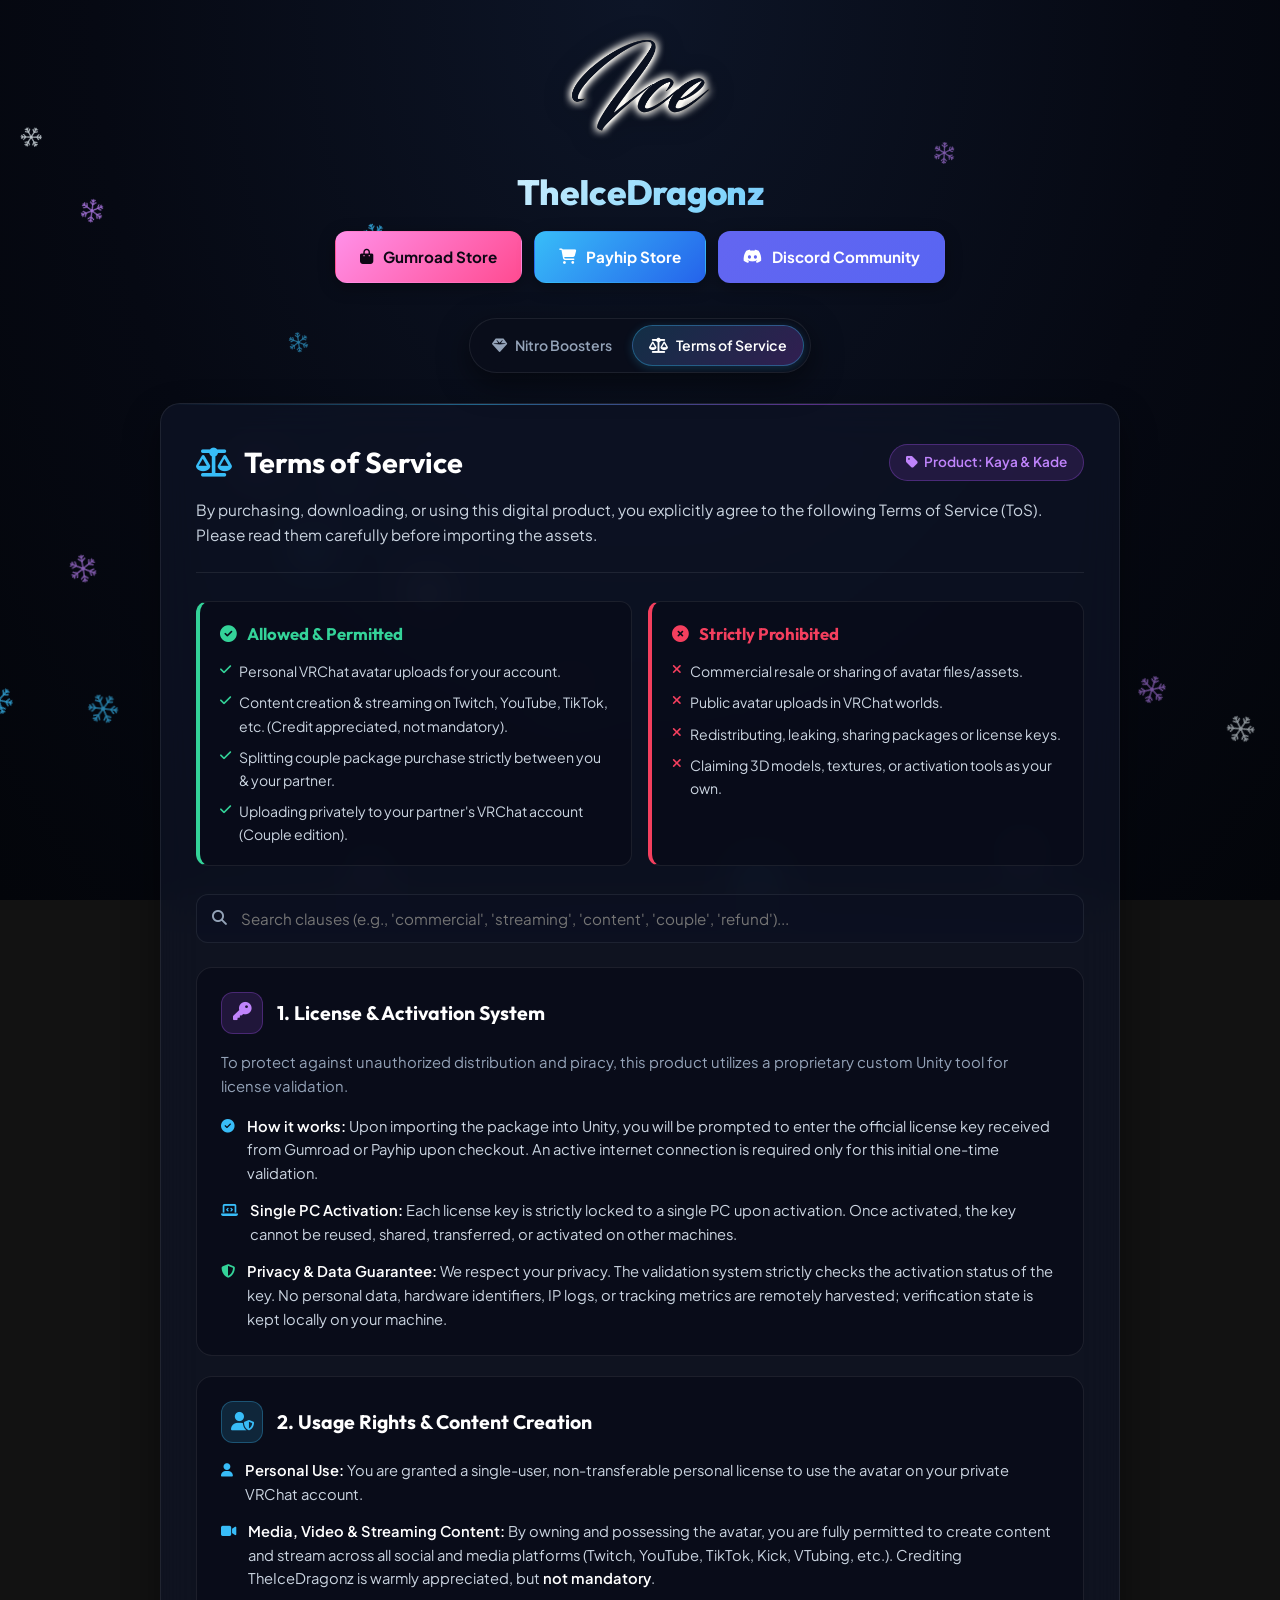
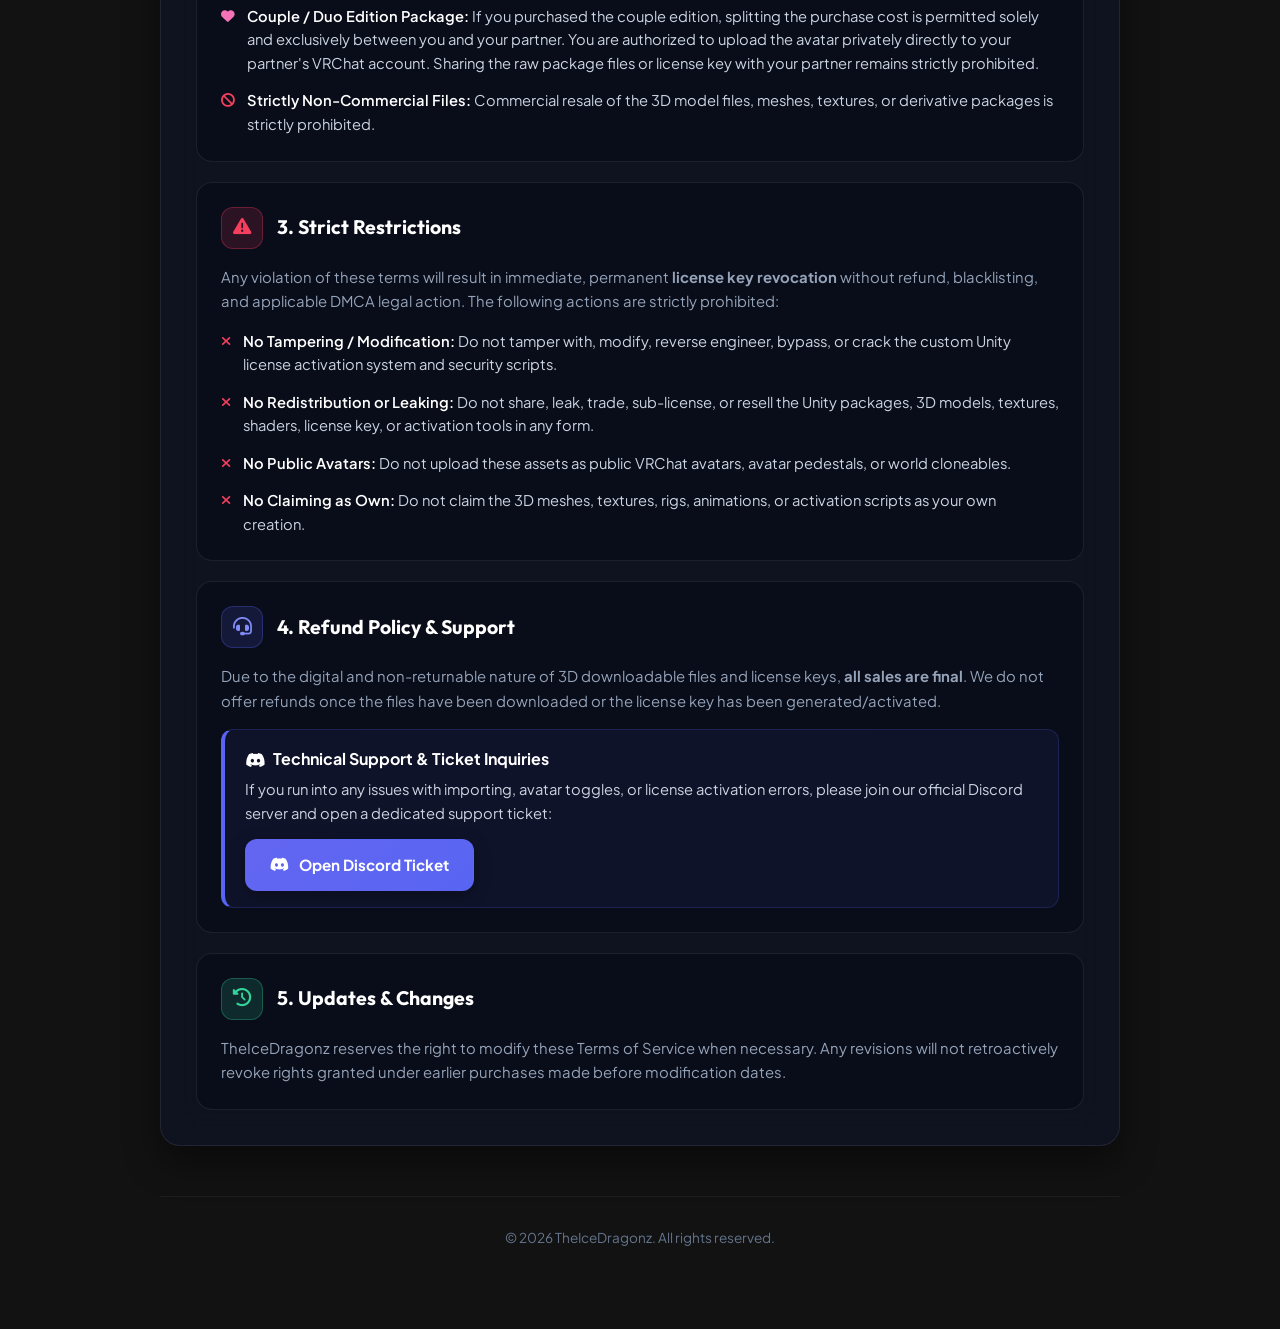
<file: tos/index.html>
<!DOCTYPE html>
<html lang="en">
<head>
    <meta charset="UTF-8">
    <meta name="viewport" content="width=device-width, initial-scale=1.0">
    <title>TheIceDragonz | Terms of Service</title>
    
    <!-- SEO & Metadata -->
    <meta name="description" content="Official Terms of Service for TheIceDragonz - VRChat 3D avatars, custom Unity activation tools, Discord community and digital assets.">
    <meta name="keywords" content="TheIceDragonz, Terms of Service, ToS, VRChat Avatars, Kaya and Kade, Unity Tool, 3D Assets">
    <meta name="author" content="TheIceDragonz">
    <meta name="theme-color" content="#06080e">
    <link rel="icon" type="image/png" href="../Ice.png">

    <!-- Open Graph / Social Cards -->
    <meta property="og:type" content="website">
    <meta property="og:title" content="TheIceDragonz | Terms of Service">
    <meta property="og:description" content="Official license terms, usage policies, and streaming permissions for TheIceDragonz products.">
    <meta property="og:image" content="../Ice.png">
    <meta property="og:url" content="https://theicedragonz.github.io/tos/">

    <!-- Twitter Card -->
    <meta name="twitter:card" content="summary_large_image">
    <meta name="twitter:title" content="TheIceDragonz | Terms of Service">
    <meta name="twitter:description" content="Official Terms of Service for TheIceDragonz creations.">
    <meta name="twitter:image" content="../Ice.png">

    <!-- Google Fonts -->
    <link rel="preconnect" href="https://fonts.googleapis.com">
    <link rel="preconnect" href="https://fonts.gstatic.com" crossorigin>
    <link href="https://fonts.googleapis.com/css2?family=Outfit:wght@500;600;700;800&family=Plus+Jakarta+Sans:wght@300;400;500;600;700;800&display=swap" rel="stylesheet">
    
    <!-- Font Awesome Icons -->
    <link rel="stylesheet" href="https://cdnjs.cloudflare.com/ajax/libs/font-awesome/6.5.1/css/all.min.css">
    
    <!-- Custom Style System -->
    <link rel="stylesheet" href="../css/style.css">
</head>
<body>

    <div class="wrapper">
        
        <!-- Brand Profile & Hero Header -->
        <header class="brand-header">
            <div class="logo-container">
                <a href="../">
                    <img src="../Ice.png" onerror="this.onerror=null; this.src='https://raw.githubusercontent.com/TheIceDragonz/theicedragonz.github.io/main/Ice.png'" alt="TheIceDragonz Logo" class="brand-logo">
                </a>
            </div>
            
            <h1 class="brand-title">TheIceDragonz</h1>

            <!-- Official Store & Community Actions -->
            <div class="store-links">
                <a href="https://theicedragonz.gumroad.com/" class="btn-main btn-gumroad" target="_blank" rel="noopener noreferrer">
                    <i class="fa-solid fa-bag-shopping"></i> Gumroad Store
                </a>
                <a href="https://payhip.com/TheIceDragonz" class="btn-main btn-payhip" target="_blank" rel="noopener noreferrer">
                    <i class="fa-solid fa-cart-shopping"></i> Payhip Store
                </a>
                <a href="https://discord.com/invite/yf8vG5Ddcb" class="btn-main btn-discord" target="_blank" rel="noopener noreferrer">
                    <i class="fa-brands fa-discord"></i> Discord Community
                </a>
            </div>
        </header>

        <!-- Multi-page Navigation Bar -->
        <nav class="nav-tabs-container" aria-label="Main Navigation">
            <div class="nav-tabs">
                <a href="../" class="nav-tab-btn" style="text-decoration: none;">
                    <i class="fa-solid fa-gem"></i> Nitro Boosters
                </a>
                <a href="./" class="nav-tab-btn active" style="text-decoration: none;">
                    <i class="fa-solid fa-scale-balanced"></i> Terms of Service
                </a>
            </div>
        </nav>

        <!-- ================================================================
             SECTION 1: TERMS OF SERVICE (ToS)
             ================================================================ -->
        <main id="tos" class="content-section active">
            <div class="glass-card">
                
                <div class="card-hero-banner">
                    <div class="card-header-top">
                        <h2 class="section-main-title">
                            <i class="fa-solid fa-scale-balanced"></i> Terms of Service
                        </h2>
                        <span class="product-pill-badge">
                            <i class="fa-solid fa-tag"></i> Product: Kaya &amp; Kade
                        </span>
                    </div>
                    <p class="card-intro-desc">
                        By purchasing, downloading, or using this digital product, you explicitly agree to the following Terms of Service (ToS). Please read them carefully before importing the assets.
                    </p>
                </div>

                <!-- Quick Rules Summary Matrix -->
                <div class="tos-summary-matrix">
                    <div class="matrix-card allowed">
                        <div class="matrix-header">
                            <i class="fa-solid fa-circle-check"></i> Allowed &amp; Permitted
                        </div>
                        <ul class="matrix-list">
                            <li><i class="fa-solid fa-check"></i> Personal VRChat avatar uploads for your account.</li>
                            <li><i class="fa-solid fa-check"></i> Content creation &amp; streaming on Twitch, YouTube, TikTok, etc. (Credit appreciated, not mandatory).</li>
                            <li><i class="fa-solid fa-check"></i> Splitting couple package purchase strictly between you &amp; your partner.</li>
                            <li><i class="fa-solid fa-check"></i> Uploading privately to your partner's VRChat account (Couple edition).</li>
                        </ul>
                    </div>

                    <div class="matrix-card prohibited">
                        <div class="matrix-header">
                            <i class="fa-solid fa-circle-xmark"></i> Strictly Prohibited
                        </div>
                        <ul class="matrix-list">
                            <li><i class="fa-solid fa-xmark"></i> Commercial resale or sharing of avatar files/assets.</li>
                            <li><i class="fa-solid fa-xmark"></i> Public avatar uploads in VRChat worlds.</li>
                            <li><i class="fa-solid fa-xmark"></i> Redistributing, leaking, sharing packages or license keys.</li>
                            <li><i class="fa-solid fa-xmark"></i> Claiming 3D models, textures, or activation tools as your own.</li>
                        </ul>
                    </div>
                </div>

                <!-- Interactive Search Bar -->
                <div class="tos-search-box">
                    <i class="fa-solid fa-magnifying-glass tos-search-icon"></i>
                    <input type="text" id="tos-search" class="tos-search-input" placeholder="Search clauses (e.g., 'commercial', 'streaming', 'content', 'couple', 'refund')...">
                    <button id="tos-search-clear" class="tos-search-clear" title="Clear Search"><i class="fa-solid fa-xmark"></i></button>
                </div>

                <!-- Detailed Clauses Body -->
                <div id="tos-content-body">
                    
                    <!-- Clause 1: License & Activation System -->
                    <section class="tos-clause" id="tos-activation">
                        <div class="clause-header">
                            <div class="clause-title-wrap">
                                <div class="clause-icon purple">
                                    <i class="fa-solid fa-key"></i>
                                </div>
                                <h3 class="clause-title">1. License &amp; Activation System</h3>
                            </div>
                        </div>
                        <p class="clause-intro">
                            To protect against unauthorized distribution and piracy, this product utilizes a proprietary custom Unity tool for license validation.
                        </p>
                        <ul class="clause-list">
                            <li class="clause-item">
                                <i class="fa-solid fa-circle-check clause-item-icon check"></i>
                                <div>
                                    <strong>How it works:</strong> Upon importing the package into Unity, you will be prompted to enter the official license key received from Gumroad or Payhip upon checkout. An active internet connection is required only for this initial one-time validation.
                                </div>
                            </li>
                            <li class="clause-item">
                                <i class="fa-solid fa-laptop-code clause-item-icon check"></i>
                                <div>
                                    <strong>Single PC Activation:</strong> Each license key is strictly locked to a single PC upon activation. Once activated, the key cannot be reused, shared, transferred, or activated on other machines.
                                </div>
                            </li>
                            <li class="clause-item">
                                <i class="fa-solid fa-shield-halved clause-item-icon shield"></i>
                                <div>
                                    <strong>Privacy &amp; Data Guarantee:</strong> We respect your privacy. The validation system strictly checks the activation status of the key. No personal data, hardware identifiers, IP logs, or tracking metrics are remotely harvested; verification state is kept locally on your machine.
                                </div>
                            </li>
                        </ul>
                    </section>

                    <!-- Clause 2: Usage Rights -->
                    <section class="tos-clause" id="tos-usage">
                        <div class="clause-header">
                            <div class="clause-title-wrap">
                                <div class="clause-icon blue">
                                    <i class="fa-solid fa-user-shield"></i>
                                </div>
                                <h3 class="clause-title">2. Usage Rights &amp; Content Creation</h3>
                            </div>
                        </div>
                        <ul class="clause-list">
                            <li class="clause-item">
                                <i class="fa-solid fa-user clause-item-icon check"></i>
                                <div>
                                    <strong>Personal Use:</strong> You are granted a single-user, non-transferable personal license to use the avatar on your private VRChat account.
                                </div>
                            </li>
                            <li class="clause-item">
                                <i class="fa-solid fa-video clause-item-icon check"></i>
                                <div>
                                    <strong>Media, Video &amp; Streaming Content:</strong> By owning and possessing the avatar, you are fully permitted to create content and stream across all social and media platforms (Twitch, YouTube, TikTok, Kick, VTubing, etc.). Crediting TheIceDragonz is warmly appreciated, but <strong>not mandatory</strong>.
                                </div>
                            </li>
                            <li class="clause-item">
                                <i class="fa-solid fa-heart clause-item-icon heart"></i>
                                <div>
                                    <strong>Couple / Duo Edition Package:</strong> If you purchased the couple edition, splitting the purchase cost is permitted solely and exclusively between you and your partner. You are authorized to upload the avatar privately directly to your partner's VRChat account. Sharing the raw package files or license key with your partner remains strictly prohibited.
                                </div>
                            </li>
                            <li class="clause-item">
                                <i class="fa-solid fa-ban clause-item-icon xmark"></i>
                                <div>
                                    <strong>Strictly Non-Commercial Files:</strong> Commercial resale of the 3D model files, meshes, textures, or derivative packages is strictly prohibited.
                                </div>
                            </li>
                        </ul>
                    </section>

                    <!-- Clause 3: Restrictions -->
                    <section class="tos-clause" id="tos-restrictions">
                        <div class="clause-header">
                            <div class="clause-title-wrap">
                                <div class="clause-icon red">
                                    <i class="fa-solid fa-triangle-exclamation"></i>
                                </div>
                                <h3 class="clause-title">3. Strict Restrictions</h3>
                            </div>
                        </div>
                        <p class="clause-intro">Any violation of these terms will result in immediate, permanent <strong>license key revocation</strong> without refund, blacklisting, and applicable DMCA legal action. The following actions are strictly prohibited:</p>
                        <ul class="clause-list">
                            <li class="clause-item">
                                <i class="fa-solid fa-xmark clause-item-icon xmark"></i>
                                <div>
                                    <strong>No Tampering / Modification:</strong> Do not tamper with, modify, reverse engineer, bypass, or crack the custom Unity license activation system and security scripts.
                                </div>
                            </li>
                            <li class="clause-item">
                                <i class="fa-solid fa-xmark clause-item-icon xmark"></i>
                                <div>
                                    <strong>No Redistribution or Leaking:</strong> Do not share, leak, trade, sub-license, or resell the Unity packages, 3D models, textures, shaders, license key, or activation tools in any form.
                                </div>
                            </li>
                            <li class="clause-item">
                                <i class="fa-solid fa-xmark clause-item-icon xmark"></i>
                                <div>
                                    <strong>No Public Avatars:</strong> Do not upload these assets as public VRChat avatars, avatar pedestals, or world cloneables.
                                </div>
                            </li>
                            <li class="clause-item">
                                <i class="fa-solid fa-xmark clause-item-icon xmark"></i>
                                <div>
                                    <strong>No Claiming as Own:</strong> Do not claim the 3D meshes, textures, rigs, animations, or activation scripts as your own creation.
                                </div>
                            </li>
                        </ul>
                    </section>

                    <!-- Clause 4: Refund Policy & Support -->
                    <section class="tos-clause" id="tos-refund">
                        <div class="clause-header">
                            <div class="clause-title-wrap">
                                <div class="clause-icon discord">
                                    <i class="fa-solid fa-headset"></i>
                                </div>
                                <h3 class="clause-title">4. Refund Policy &amp; Support</h3>
                            </div>
                        </div>
                        <p class="clause-intro">
                            Due to the digital and non-returnable nature of 3D downloadable files and license keys, <strong>all sales are final</strong>. We do not offer refunds once the files have been downloaded or the license key has been generated/activated.
                        </p>
                        
                        <div class="callout-box callout-support">
                            <div class="callout-support-content">
                                <h4><i class="fa-brands fa-discord"></i> Technical Support &amp; Ticket Inquiries</h4>
                                <p style="color: var(--text-secondary);">
                                    If you run into any issues with importing, avatar toggles, or license activation errors, please join our official Discord server and open a dedicated support ticket:
                                </p>
                            </div>
                            <div class="callout-support-actions">
                                <a href="https://discord.com/invite/yf8vG5Ddcb" class="btn-main btn-discord" target="_blank" rel="noopener noreferrer">
                                    <i class="fa-brands fa-discord"></i> Open Discord Ticket
                                </a>
                            </div>
                        </div>
                    </section>

                    <!-- Clause 5: Updates & Changes -->
                    <section class="tos-clause" id="tos-updates" style="margin-bottom: 0;">
                        <div class="clause-header">
                            <div class="clause-title-wrap">
                                <div class="clause-icon green">
                                    <i class="fa-solid fa-clock-rotate-left"></i>
                                </div>
                                <h3 class="clause-title">5. Updates &amp; Changes</h3>
                            </div>
                        </div>
                        <p class="clause-intro" style="margin-bottom: 0;">
                            TheIceDragonz reserves the right to modify these Terms of Service when necessary. Any revisions will not retroactively revoke rights granted under earlier purchases made before modification dates.
                        </p>
                    </section>

                </div>

                <!-- No Search Results Found State -->
                <div id="tos-no-results" style="display: none; text-align: center; padding: 40px 20px; color: var(--text-muted);">
                    <i class="fa-solid fa-magnifying-glass" style="font-size: 2rem; margin-bottom: 12px; color: var(--primary);"></i>
                    <p style="font-size: 1.1rem; color: #ffffff;">No matching clauses found</p>
                    <p style="font-size: 0.9rem;">Try searching for terms like "commercial", "couple", "refund", or "license".</p>
                </div>

            </div>
        </main>

        <!-- Footer -->
        <footer>
            <p>&copy; 2026 TheIceDragonz. All rights reserved.</p>
        </footer>

    </div>

    <!-- Floating Particle Catch Counter (Bottom Right) -->
    <div id="particle-counter-widget" class="particle-counter-widget" title="Particles caught!">
        <div class="counter-icon-wrap">
            <img src="../CustomCursor/pusheen-the-cat-eating-rice-animated-pointer-32x32.png" alt="Pusheen" class="counter-cat-icon">
        </div>
        <div class="counter-data">
            <span class="counter-number" id="particle-caught-count">0</span>
            <span class="counter-label">Caught</span>
        </div>
    </div>

    <!-- Floating Back to Top Button -->
    <button id="back-to-top" class="back-to-top-btn" title="Back to Top" aria-label="Back to Top">
        <i class="fa-solid fa-chevron-up"></i>
    </button>

    <!-- Toast Notification Container -->
    <div id="toast-container"></div>

    <!-- Application Scripts -->
    <script src="../js/particles.js"></script>
    <script src="../js/main.js"></script>
</body>
</html>
</file>
<file: css/style.css>
/* ==========================================================================
   TheIceDragonz - Modern Frost Glassmorphism Design System
   ========================================================================== */

:root {
    /* Color Palette - Glacial Frost & Amethyst */
    --bg-base: #06080e;
    --bg-surface: #0a0e1a;
    --bg-card: rgba(14, 20, 38, 0.72);
    --bg-card-hover: rgba(20, 29, 54, 0.85);
    --bg-subcard: rgba(8, 12, 24, 0.65);
    --bg-input: rgba(12, 17, 33, 0.8);
    
    /* Brand Accent Colors */
    --primary: #38bdf8;          /* Ice Cyan */
    --primary-glow: rgba(56, 189, 248, 0.35);
    --primary-dark: #0284c7;
    --secondary: #a855f7;        /* Glacial Amethyst */
    --secondary-glow: rgba(168, 85, 247, 0.35);
    --secondary-light: #c084fc;
    --accent-emerald: #34d399;   /* Success / Allowed */
    --accent-emerald-glow: rgba(52, 211, 153, 0.25);
    --accent-rose: #f43f5e;      /* Danger / Prohibited */
    --accent-rose-glow: rgba(244, 63, 94, 0.25);
    --accent-amber: #fbbf24;     /* Warning / Notice */
    
    /* Social Colors */
    --discord: #5865F2;
    --discord-glow: rgba(88, 101, 242, 0.4);
    --discord-hover: #4752C4;
    --gumroad: #ff90e8;
    --gumroad-gradient: linear-gradient(135deg, #ff90e8 0%, #ff4b91 100%);
    --payhip: #38bdf8;
    --payhip-gradient: linear-gradient(135deg, #38bdf8 0%, #2563eb 100%);
    --nitro-gradient: linear-gradient(135deg, #f43f5e 0%, #ec4899 50%, #8b5cf6 100%);

    /* Typography & Text Colors */
    --text-primary: #f8fafc;
    --text-secondary: #cbd5e1;
    --text-muted: #94a3b8;
    --text-dim: #64748b;
    --font-main: 'Plus Jakarta Sans', -apple-system, BlinkMacSystemFont, 'Segoe UI', Roboto, sans-serif;
    --font-heading: 'Outfit', 'Plus Jakarta Sans', sans-serif;

    /* Borders & Outlines */
    --border-card: rgba(255, 255, 255, 0.08);
    --border-card-hover: rgba(56, 189, 248, 0.35);
    --border-highlight: rgba(168, 85, 247, 0.3);
    
    /* Dimensions & Radii */
    --radius-xl: 20px;
    --radius-lg: 16px;
    --radius-md: 12px;
    --radius-sm: 8px;
    --radius-pill: 9999px;
    
    /* Transitions & Shadows */
    --transition-fast: 0.2s cubic-bezier(0.4, 0, 0.2, 1);
    --transition-base: 0.3s cubic-bezier(0.4, 0, 0.2, 1);
    --transition-smooth: 0.5s cubic-bezier(0.16, 1, 0.3, 1);
    --shadow-card: 0 16px 36px rgba(0, 0, 0, 0.45);
    --shadow-glow: 0 0 25px var(--primary-glow);
}

/* ==========================================================================
   Base & Reset
   ========================================================================== */

*, *::before, *::after {
    box-sizing: border-box;
    margin: 0;
    padding: 0;
}

html {
    scroll-behavior: smooth;
    color-scheme: dark;
}

body {
    background: radial-gradient(ellipse at 50% 0%, #0d1527 0%, #060913 60%, #03050a 100%);
    background-attachment: fixed;
    color: var(--text-primary);
    font-family: var(--font-main);
    line-height: 1.65;
    min-height: 100vh;
    overflow-x: hidden;
    position: relative;
    -webkit-font-smoothing: antialiased;
    -moz-osx-font-smoothing: grayscale;
}

/* Custom Pusheen Cursors */
html, body {
    cursor: url('../CustomCursor/pusheen-the-cat-animated-cursor-1-32x32.png'), auto !important;
}

a,
button,
input,
select,
textarea,
[role="button"],
[role="tab"],
.btn-main,
.btn-secondary,
.nav-tab-btn,
.faq-question,
.clause-copy-btn,
.tos-search-clear,
.back-to-top-btn {
    cursor: url('../CustomCursor/pusheen-the-cat-animated-pointer-32x32.png'), pointer !important;
}

/* Eating Rice Temporary Cursor (Triggered when clicking background particles) */
body.cursor-eating-rice,
body.cursor-eating-rice * {
    cursor: url('../CustomCursor/pusheen-the-cat-eating-rice-animated-pointer-32x32.png'), auto !important;
}


/* Canvas Background for Snow & Frost Sparks */
#particles-canvas {
    position: fixed;
    top: 0;
    left: 0;
    width: 100%;
    height: 100%;
    pointer-events: none;
    z-index: 0;
}

/* Layout Wrapper */

.wrapper {
    position: relative;
    z-index: 1;
    width: 100%;
    max-width: 1000px;
    margin: 0 auto;
    padding: 30px 20px 80px;
}

/* ==========================================================================
   Header & Hero
   ========================================================================== */

.brand-header {
    text-align: center;
    margin-bottom: 35px;
    animation: fadeInDown 0.8s ease-out;
}

.logo-container {
    position: relative;
    display: inline-block;
    margin-bottom: 16px;
}

.brand-logo {
    position: relative;
    z-index: 2;
    max-height: 110px;
    max-width: 160px;
    object-fit: contain;
    filter: drop-shadow(0 4px 12px rgba(0, 0, 0, 0.4));
    display: block;
}

.brand-title {
    font-family: var(--font-heading);
    font-size: 2.2rem;
    font-weight: 800;
    letter-spacing: -0.02em;
    background: linear-gradient(135deg, #ffffff 20%, #7dd3fc 60%, #c084fc 100%);
    -webkit-background-clip: text;
    -webkit-text-fill-color: transparent;
    margin-bottom: 6px;
}

.brand-subtitle {
    color: var(--text-muted);
    font-size: 1rem;
    font-weight: 500;
    display: flex;
    align-items: center;
    justify-content: center;
    flex-wrap: wrap;
    gap: 8px;
    margin-bottom: 20px;
}

.creator-badges {
    display: flex;
    justify-content: center;
    flex-wrap: wrap;
    gap: 8px;
    margin-bottom: 24px;
}

.badge-tag {
    display: inline-flex;
    align-items: center;
    gap: 6px;
    padding: 4px 12px;
    border-radius: var(--radius-pill);
    font-size: 0.8rem;
    font-weight: 600;
    letter-spacing: 0.03em;
    background: rgba(255, 255, 255, 0.04);
    border: 1px solid var(--border-card);
    color: var(--text-secondary);
}

.badge-tag i {
    font-size: 0.85rem;
}

.badge-tag.cyan {
    background: rgba(56, 189, 248, 0.1);
    color: var(--primary);
    border-color: rgba(56, 189, 248, 0.25);
}

.badge-tag.purple {
    background: rgba(168, 85, 247, 0.1);
    color: var(--secondary-light);
    border-color: rgba(168, 85, 247, 0.25);
}

.badge-tag.emerald {
    background: rgba(52, 211, 153, 0.1);
    color: var(--accent-emerald);
    border-color: rgba(52, 211, 153, 0.25);
}

/* Hero Store Links */
.store-links {
    display: flex;
    justify-content: center;
    flex-wrap: wrap;
    gap: 12px;
    margin-top: 10px;
}

.btn-main {
    display: inline-flex;
    align-items: center;
    gap: 10px;
    padding: 12px 24px;
    border-radius: var(--radius-md);
    font-size: 0.95rem;
    font-weight: 700;
    text-decoration: none;
    transition: var(--transition-base);
    box-shadow: 0 4px 16px rgba(0, 0, 0, 0.35);
    border: 1px solid transparent;
    cursor: pointer;
    position: relative;
    overflow: hidden;
}

.btn-main::after {
    content: '';
    position: absolute;
    top: 0;
    left: -100%;
    width: 60%;
    height: 100%;
    background: linear-gradient(90deg, transparent, rgba(255, 255, 255, 0.2), transparent);
    transform: skewX(-20deg);
    transition: 0.6s;
}

.btn-main:hover::after {
    left: 140%;
}

.btn-gumroad {
    background: var(--gumroad-gradient);
    color: #0d0714;
}

.btn-gumroad:hover {
    transform: translateY(-2px);
    box-shadow: 0 8px 25px rgba(255, 75, 145, 0.45);
    filter: brightness(1.08);
}

.btn-payhip {
    background: var(--payhip-gradient);
    color: #ffffff;
}

.btn-payhip:hover {
    transform: translateY(-2px);
    box-shadow: 0 8px 25px rgba(37, 99, 235, 0.45);
    filter: brightness(1.08);
}

.btn-discord {
    background: linear-gradient(135deg, #6366f1 0%, var(--discord) 100%);
    color: #ffffff;
}

.btn-discord:hover {
    transform: translateY(-2px);
    box-shadow: 0 8px 25px var(--discord-glow);
    filter: brightness(1.08);
}

/* ==========================================================================
   Navigation Bar Tabs
   ========================================================================== */

.nav-tabs-container {
    display: flex;
    justify-content: center;
    margin-bottom: 30px;
    position: sticky;
    top: 15px;
    z-index: 100;
}

.nav-tabs {
    display: inline-flex;
    background: rgba(10, 14, 26, 0.85);
    backdrop-filter: blur(20px);
    -webkit-backdrop-filter: blur(20px);
    border: 1px solid var(--border-card);
    border-radius: var(--radius-pill);
    padding: 6px;
    box-shadow: 0 10px 30px rgba(0, 0, 0, 0.5);
    gap: 4px;
    max-width: 100%;
    overflow-x: auto;
    scrollbar-width: none;
}

.nav-tabs::-webkit-scrollbar {
    display: none;
}

.nav-tab-btn {
    background: transparent;
    border: none;
    color: var(--text-muted);
    font-family: var(--font-main);
    font-size: 0.88rem;
    font-weight: 600;
    padding: 8px 16px;
    border-radius: var(--radius-pill);
    cursor: pointer;
    display: flex;
    align-items: center;
    gap: 8px;
    white-space: nowrap;
    transition: var(--transition-fast);
}

.nav-tab-btn i {
    font-size: 0.95rem;
}

.nav-tab-btn:hover {
    color: var(--text-primary);
    background: rgba(255, 255, 255, 0.05);
}

.nav-tab-btn.active {
    background: linear-gradient(135deg, rgba(56, 189, 248, 0.2) 0%, rgba(168, 85, 247, 0.25) 100%);
    color: #ffffff;
    border: 1px solid rgba(56, 189, 248, 0.35);
    box-shadow: 0 2px 10px rgba(56, 189, 248, 0.2);
}

/* ==========================================================================
   Main Glass Content Panels
   ========================================================================== */

.content-section {
    display: none;
    animation: fadeIn 0.4s ease-out;
}

.content-section.active {
    display: block;
}

.glass-card {
    background: var(--bg-card);
    backdrop-filter: blur(20px);
    -webkit-backdrop-filter: blur(20px);
    border: 1px solid var(--border-card);
    border-radius: var(--radius-xl);
    padding: 35px;
    box-shadow: var(--shadow-card);
    position: relative;
    overflow: hidden;
}

.glass-card::before {
    content: '';
    position: absolute;
    top: 0;
    left: 0;
    right: 0;
    height: 1px;
    background: linear-gradient(90deg, transparent, rgba(56, 189, 248, 0.5), rgba(168, 85, 247, 0.5), transparent);
}

/* Hero Section Banner inside Card */
.card-hero-banner {
    border-bottom: 1px solid var(--border-card);
    padding-bottom: 25px;
    margin-bottom: 28px;
    display: flex;
    flex-direction: column;
    gap: 12px;
}

.card-header-top {
    display: flex;
    align-items: center;
    justify-content: space-between;
    flex-wrap: wrap;
    gap: 12px;
}

.section-main-title {
    font-family: var(--font-heading);
    font-size: 1.8rem;
    font-weight: 700;
    color: #ffffff;
    display: flex;
    align-items: center;
    gap: 12px;
}

.section-main-title i {
    color: var(--primary);
}

.product-pill-badge {
    background: rgba(168, 85, 247, 0.15);
    color: var(--secondary-light);
    border: 1px solid var(--border-highlight);
    padding: 6px 16px;
    border-radius: var(--radius-pill);
    font-size: 0.85rem;
    font-weight: 600;
    display: inline-flex;
    align-items: center;
    gap: 6px;
}

.card-intro-desc {
    color: var(--text-secondary);
    font-size: 0.96rem;
    line-height: 1.6;
}

/* ==========================================================================
   Terms of Service (ToS) Styles
   ========================================================================== */

/* Quick Rules Summary Matrix */
.tos-summary-matrix {
    display: grid;
    grid-template-columns: 1fr 1fr;
    gap: 16px;
    margin-bottom: 28px;
}

.matrix-card {
    background: var(--bg-subcard);
    border-radius: var(--radius-md);
    padding: 18px 20px;
    border: 1px solid var(--border-card);
}

.matrix-card.allowed {
    border-left: 4px solid var(--accent-emerald);
}

.matrix-card.prohibited {
    border-left: 4px solid var(--accent-rose);
}

.matrix-header {
    display: flex;
    align-items: center;
    gap: 10px;
    font-family: var(--font-heading);
    font-size: 1.05rem;
    font-weight: 700;
    margin-bottom: 12px;
}

.matrix-card.allowed .matrix-header {
    color: var(--accent-emerald);
}

.matrix-card.prohibited .matrix-header {
    color: var(--accent-rose);
}

.matrix-list {
    list-style: none;
    display: flex;
    flex-direction: column;
    gap: 8px;
    font-size: 0.88rem;
    color: var(--text-secondary);
}

.matrix-list li {
    display: flex;
    align-items: flex-start;
    gap: 8px;
}

.matrix-list li i {
    margin-top: 4px;
    font-size: 0.8rem;
}

.matrix-card.allowed .matrix-list li i {
    color: var(--accent-emerald);
}

.matrix-card.prohibited .matrix-list li i {
    color: var(--accent-rose);
}

/* Search Bar for ToS */
.tos-search-box {
    position: relative;
    margin-bottom: 24px;
}

.tos-search-input {
    width: 100%;
    background: var(--bg-input);
    border: 1px solid var(--border-card);
    border-radius: var(--radius-md);
    padding: 14px 44px 14px 44px;
    color: var(--text-primary);
    font-family: var(--font-main);
    font-size: 0.95rem;
    outline: none;
    transition: var(--transition-fast);
}

.tos-search-input:focus {
    border-color: var(--primary);
    box-shadow: 0 0 15px var(--primary-glow);
}

.tos-search-icon {
    position: absolute;
    left: 16px;
    top: 50%;
    transform: translateY(-50%);
    color: var(--text-muted);
    font-size: 0.95rem;
}

.tos-search-clear {
    position: absolute;
    right: 14px;
    top: 50%;
    transform: translateY(-50%);
    background: transparent;
    border: none;
    color: var(--text-dim);
    cursor: pointer;
    display: none;
    font-size: 1rem;
}

.tos-search-clear:hover {
    color: var(--text-primary);
}

/* Clauses & Sections */
.tos-clause {
    background: var(--bg-subcard);
    border: 1px solid var(--border-card);
    border-radius: var(--radius-lg);
    padding: 24px;
    margin-bottom: 20px;
    position: relative;
}

.clause-header {
    display: flex;
    align-items: center;
    justify-content: space-between;
    margin-bottom: 16px;
    gap: 12px;
}

.clause-title-wrap {
    display: flex;
    align-items: center;
    gap: 14px;
}

.clause-icon {
    width: 42px;
    height: 42px;
    border-radius: var(--radius-md);
    display: flex;
    align-items: center;
    justify-content: center;
    font-size: 1.15rem;
    flex-shrink: 0;
}

.clause-icon.purple { background: rgba(168, 85, 247, 0.15); color: var(--secondary-light); border: 1px solid var(--border-highlight); }
.clause-icon.blue { background: rgba(56, 189, 248, 0.15); color: var(--primary); border: 1px solid rgba(56, 189, 248, 0.3); }
.clause-icon.red { background: rgba(244, 63, 94, 0.15); color: var(--accent-rose); border: 1px solid rgba(244, 63, 94, 0.3); }
.clause-icon.discord { background: rgba(88, 101, 242, 0.15); color: #818cf8; border: 1px solid rgba(88, 101, 242, 0.3); }
.clause-icon.green { background: rgba(52, 211, 153, 0.15); color: var(--accent-emerald); border: 1px solid rgba(52, 211, 153, 0.3); }

.clause-title {
    font-family: var(--font-heading);
    font-size: 1.22rem;
    font-weight: 700;
    color: #ffffff;
}

.clause-copy-btn {
    background: rgba(255, 255, 255, 0.05);
    border: 1px solid var(--border-card);
    color: var(--text-dim);
    border-radius: var(--radius-sm);
    width: 32px;
    height: 32px;
    display: flex;
    align-items: center;
    justify-content: center;
    cursor: pointer;
    transition: var(--transition-fast);
    font-size: 0.85rem;
}

.clause-copy-btn:hover {
    color: var(--primary);
    border-color: var(--primary);
    background: rgba(56, 189, 248, 0.1);
}

.clause-intro {
    color: var(--text-muted);
    font-size: 0.93rem;
    margin-bottom: 16px;
}

.clause-list {
    list-style: none;
    display: flex;
    flex-direction: column;
    gap: 14px;
}

.clause-item {
    display: flex;
    align-items: flex-start;
    gap: 12px;
    font-size: 0.92rem;
    color: var(--text-secondary);
    line-height: 1.6;
}

.clause-item-icon {
    font-size: 0.85rem;
    margin-top: 5px;
    flex-shrink: 0;
}

.clause-item-icon.check { color: var(--primary); }
.clause-item-icon.xmark { color: var(--accent-rose); }
.clause-item-icon.heart { color: #f472b6; }
.clause-item-icon.shield { color: var(--accent-emerald); }

.clause-item strong {
    color: #ffffff;
    font-weight: 600;
}

/* Callout Boxes */
.callout-box {
    border-radius: var(--radius-md);
    padding: 16px 20px;
    margin-top: 16px;
    font-size: 0.92rem;
}

.callout-support {
    background: rgba(88, 101, 242, 0.08);
    border-left: 4px solid var(--discord);
    border-top: 1px solid rgba(88, 101, 242, 0.2);
    border-right: 1px solid rgba(88, 101, 242, 0.2);
    border-bottom: 1px solid rgba(88, 101, 242, 0.2);
    display: flex;
    flex-direction: column;
    gap: 14px;
}

.callout-support-content h4 {
    color: #ffffff;
    font-size: 1rem;
    display: flex;
    align-items: center;
    gap: 8px;
    margin-bottom: 4px;
}

.callout-support-actions {
    display: flex;
    justify-content: flex-start;
}

/* ToS Bottom Actions */
.tos-actions-bar {
    display: flex;
    align-items: center;
    justify-content: space-between;
    flex-wrap: wrap;
    gap: 12px;
    margin-top: 25px;
    padding-top: 20px;
    border-top: 1px solid var(--border-card);
}

.btn-secondary {
    display: inline-flex;
    align-items: center;
    gap: 8px;
    padding: 10px 18px;
    background: rgba(255, 255, 255, 0.05);
    border: 1px solid var(--border-card);
    border-radius: var(--radius-md);
    color: var(--text-secondary);
    font-family: var(--font-main);
    font-size: 0.88rem;
    font-weight: 600;
    cursor: pointer;
    transition: var(--transition-fast);
    text-decoration: none;
}

.btn-secondary:hover {
    background: rgba(255, 255, 255, 0.1);
    color: #ffffff;
    border-color: rgba(255, 255, 255, 0.2);
}

/* ==========================================================================
   Discord Nitro Boosters Wall
   ========================================================================== */

.boosters-stats-header {
    background: linear-gradient(135deg, rgba(88, 101, 242, 0.15) 0%, rgba(244, 63, 94, 0.15) 100%);
    border: 1px solid rgba(88, 101, 242, 0.3);
    border-radius: var(--radius-lg);
    padding: 22px 25px;
    margin-bottom: 28px;
    display: flex;
    align-items: center;
    justify-content: space-between;
    flex-wrap: wrap;
    gap: 16px;
}

.boosters-stat-item {
    display: flex;
    align-items: center;
    gap: 14px;
}

.stat-icon-wrap {
    width: 48px;
    height: 48px;
    border-radius: 50%;
    background: var(--nitro-gradient);
    display: flex;
    align-items: center;
    justify-content: center;
    font-size: 1.3rem;
    color: #ffffff;
    box-shadow: 0 4px 15px rgba(244, 63, 94, 0.4);
}

.stat-info h3 {
    font-family: var(--font-heading);
    font-size: 1.4rem;
    font-weight: 800;
    color: #ffffff;
}

.stat-info p {
    color: var(--text-muted);
    font-size: 0.85rem;
}

.boosters-grid {
    display: grid;
    grid-template-columns: repeat(auto-fill, minmax(260px, 1fr));
    gap: 18px;
    margin-bottom: 30px;
}

.booster-card {
    background: var(--bg-subcard);
    border: 1px solid var(--border-card);
    border-radius: var(--radius-lg);
    padding: 18px;
    display: flex;
    align-items: center;
    gap: 16px;
    transition: var(--transition-base);
    position: relative;
    overflow: hidden;
}

.booster-card::after {
    content: '';
    position: absolute;
    top: -50%;
    right: -50%;
    width: 100%;
    height: 100%;
    background: radial-gradient(circle, rgba(236, 72, 153, 0.1) 0%, transparent 70%);
    pointer-events: none;
}

.booster-card:hover {
    border-color: rgba(244, 63, 94, 0.4);
    background: var(--bg-card-hover);
    transform: translateY(-3px);
    box-shadow: 0 10px 25px rgba(244, 63, 94, 0.15);
}

.booster-avatar-wrap {
    position: relative;
    width: 52px;
    height: 52px;
    flex-shrink: 0;
}

.booster-avatar {
    width: 100%;
    height: 100%;
    border-radius: 50%;
    object-fit: cover;
    border: 2px solid rgba(255, 255, 255, 0.1);
    box-shadow: 0 4px 10px rgba(0, 0, 0, 0.4);
}

.booster-badge-icon {
    position: absolute;
    bottom: -2px;
    right: -2px;
    width: 20px;
    height: 20px;
    border-radius: 50%;
    background: var(--nitro-gradient);
    color: #ffffff;
    font-size: 0.65rem;
    display: flex;
    align-items: center;
    justify-content: center;
    border: 2px solid var(--bg-surface);
}

.booster-info {
    flex: 1;
    min-width: 0;
}

.booster-name {
    font-family: var(--font-heading);
    font-size: 1rem;
    font-weight: 700;
    color: #ffffff;
    white-space: nowrap;
    overflow: hidden;
    text-overflow: ellipsis;
    margin-bottom: 3px;
}

.booster-tenure {
    display: inline-flex;
    align-items: center;
    gap: 4px;
    font-size: 0.76rem;
    color: #f472b6;
    font-weight: 600;
    background: rgba(244, 63, 94, 0.1);
    padding: 2px 8px;
    border-radius: var(--radius-pill);
    margin-bottom: 2px;
}

.booster-date {
    font-size: 0.75rem;
    color: var(--text-dim);
}

.boost-cta-box {
    background: linear-gradient(135deg, rgba(88, 101, 242, 0.12) 0%, rgba(168, 85, 247, 0.12) 100%);
    border: 1px solid rgba(88, 101, 242, 0.3);
    border-radius: var(--radius-lg);
    padding: 24px;
    text-align: center;
    display: flex;
    flex-direction: column;
    align-items: center;
    gap: 14px;
}

.boost-cta-box h3 {
    font-family: var(--font-heading);
    font-size: 1.3rem;
    color: #ffffff;
}

.boost-cta-box p {
    color: var(--text-secondary);
    font-size: 0.92rem;
    max-width: 600px;
}

/* ==========================================================================
   Unity License Activation Guide & FAQ
   ========================================================================== */

.steps-flow {
    display: grid;
    grid-template-columns: repeat(auto-fit, minmax(200px, 1fr));
    gap: 18px;
    margin-bottom: 35px;
}

.step-card {
    background: var(--bg-subcard);
    border: 1px solid var(--border-card);
    border-radius: var(--radius-lg);
    padding: 22px 18px;
    position: relative;
    transition: var(--transition-base);
}

.step-card:hover {
    border-color: var(--primary);
    background: var(--bg-card-hover);
    transform: translateY(-3px);
}

.step-number {
    position: absolute;
    top: 14px;
    right: 16px;
    font-family: var(--font-heading);
    font-size: 1.8rem;
    font-weight: 800;
    color: rgba(255, 255, 255, 0.06);
}

.step-icon-wrap {
    width: 44px;
    height: 44px;
    border-radius: var(--radius-md);
    background: rgba(56, 189, 248, 0.12);
    border: 1px solid rgba(56, 189, 248, 0.25);
    color: var(--primary);
    display: flex;
    align-items: center;
    justify-content: center;
    font-size: 1.15rem;
    margin-bottom: 14px;
}

.step-card h4 {
    font-family: var(--font-heading);
    font-size: 1.05rem;
    font-weight: 700;
    color: #ffffff;
    margin-bottom: 8px;
}

.step-card p {
    font-size: 0.85rem;
    color: var(--text-muted);
    line-height: 1.5;
}

/* FAQ Accordion */
.faq-list {
    display: flex;
    flex-direction: column;
    gap: 12px;
}

.faq-item {
    background: var(--bg-subcard);
    border: 1px solid var(--border-card);
    border-radius: var(--radius-md);
    overflow: hidden;
    transition: var(--transition-fast);
}

.faq-item:hover {
    border-color: rgba(255, 255, 255, 0.15);
}

.faq-question {
    width: 100%;
    padding: 16px 20px;
    background: transparent;
    border: none;
    color: #ffffff;
    font-family: var(--font-heading);
    font-size: 0.98rem;
    font-weight: 600;
    text-align: left;
    display: flex;
    align-items: center;
    justify-content: space-between;
    gap: 12px;
    cursor: pointer;
}

.faq-question i {
    color: var(--primary);
    font-size: 0.85rem;
    transition: var(--transition-fast);
}

.faq-item.open .faq-question i {
    transform: rotate(180deg);
}

.faq-answer {
    max-height: 0;
    overflow: hidden;
    transition: max-height 0.35s ease-out;
    padding: 0 20px;
    color: var(--text-secondary);
    font-size: 0.9rem;
    line-height: 1.6;
}

.faq-item.open .faq-answer {
    max-height: 300px;
    padding-bottom: 18px;
}

/* ==========================================================================
   Featured Store & Products Showcase
   ========================================================================== */

.product-showcase-card {
    background: linear-gradient(135deg, rgba(22, 27, 46, 0.9) 0%, rgba(13, 16, 28, 0.9) 100%);
    border: 1px solid var(--border-highlight);
    border-radius: var(--radius-lg);
    padding: 28px;
    margin-bottom: 25px;
    box-shadow: 0 10px 30px rgba(0, 0, 0, 0.4);
}

.product-card-top {
    display: flex;
    align-items: flex-start;
    justify-content: space-between;
    flex-wrap: wrap;
    gap: 16px;
    margin-bottom: 18px;
}

.product-title-group h3 {
    font-family: var(--font-heading);
    font-size: 1.6rem;
    font-weight: 800;
    color: #ffffff;
    margin-bottom: 6px;
}

.product-tagline {
    color: var(--secondary-light);
    font-weight: 600;
    font-size: 0.92rem;
}

.feature-pill-list {
    display: flex;
    flex-wrap: wrap;
    gap: 8px;
    margin: 18px 0 24px;
}

.feature-pill {
    background: rgba(255, 255, 255, 0.05);
    border: 1px solid var(--border-card);
    padding: 5px 12px;
    border-radius: var(--radius-pill);
    font-size: 0.8rem;
    color: var(--text-secondary);
    display: inline-flex;
    align-items: center;
    gap: 6px;
}

.product-actions {
    display: flex;
    flex-wrap: wrap;
    gap: 12px;
}

/* ==========================================================================
   Toast Notifications
   ========================================================================== */

#toast-container {
    position: fixed;
    bottom: 25px;
    right: 25px;
    z-index: 1000;
    display: flex;
    flex-direction: column;
    gap: 10px;
    pointer-events: none;
}

.toast {
    background: rgba(15, 23, 42, 0.95);
    backdrop-filter: blur(12px);
    border: 1px solid var(--primary);
    color: #ffffff;
    padding: 12px 20px;
    border-radius: var(--radius-md);
    box-shadow: 0 10px 25px rgba(0, 0, 0, 0.5);
    font-size: 0.88rem;
    font-weight: 600;
    display: flex;
    align-items: center;
    gap: 10px;
    animation: slideInUp 0.3s ease-out, fadeOut 0.3s ease-in 2.7s forwards;
    pointer-events: auto;
}

.toast i {
    color: var(--primary);
}

@keyframes slideInUp {
    from { transform: translateY(30px); opacity: 0; }
    to { transform: translateY(0); opacity: 1; }
}

@keyframes fadeOut {
    to { opacity: 0; transform: translateY(-10px); }
}

/* ==========================================================================
   Footer
   ========================================================================== */

footer {
    margin-top: 50px;
    text-align: center;
    color: var(--text-dim);
    font-size: 0.85rem;
    border-top: 1px solid rgba(255, 255, 255, 0.06);
    padding-top: 30px;
    display: flex;
    flex-direction: column;
    align-items: center;
    gap: 16px;
}

.footer-cursor-options {
    display: flex;
    align-items: center;
    gap: 8px;
    font-size: 0.8rem;
    color: var(--text-muted);
}

.cursor-btn {
    background: rgba(255, 255, 255, 0.05);
    border: 1px solid var(--border-card);
    color: var(--text-secondary);
    padding: 4px 10px;
    border-radius: var(--radius-pill);
    font-size: 0.75rem;
    cursor: pointer;
    transition: var(--transition-fast);
}

.cursor-btn.active, .cursor-btn:hover {
    background: rgba(56, 189, 248, 0.15);
    border-color: var(--primary);
    color: var(--primary);
}

.back-to-top-btn {
    position: fixed;
    bottom: 25px;
    left: 25px;
    width: 44px;
    height: 44px;
    border-radius: 50%;
    background: rgba(14, 20, 38, 0.85);
    backdrop-filter: blur(10px);
    border: 1px solid var(--border-card);
    color: var(--text-primary);
    display: flex;
    align-items: center;
    justify-content: center;
    font-size: 1rem;
    cursor: pointer;
    transition: var(--transition-fast);
    opacity: 0;
    pointer-events: none;
    z-index: 90;
    box-shadow: 0 4px 15px rgba(0, 0, 0, 0.4);
}

.back-to-top-btn.visible {
    opacity: 1;
    pointer-events: auto;
}

.back-to-top-btn:hover {
    border-color: var(--primary);
    color: var(--primary);
    transform: translateY(-3px);
}

/* ==========================================================================
   Keyframes & Animations
   ========================================================================== */

@keyframes fadeIn {
    from { opacity: 0; transform: translateY(8px); }
    to { opacity: 1; transform: translateY(0); }
}

@keyframes fadeInDown {
    from { opacity: 0; transform: translateY(-20px); }
    to { opacity: 1; transform: translateY(0); }
}

/* ==========================================================================
   Responsive Breakpoints
   ========================================================================== */

@media (max-width: 860px) {
    .tos-summary-matrix {
        grid-template-columns: 1fr;
    }
}

@media (max-width: 768px) {
    .wrapper {
        padding: 20px 14px 60px;
    }
    
    .glass-card {
        padding: 22px 16px;
        border-radius: var(--radius-lg);
    }
    
    .brand-title {
        font-size: 1.7rem;
    }

    .section-main-title {
        font-size: 1.45rem;
    }

    .nav-tabs {
        width: 100%;
        justify-content: flex-start;
    }

    .store-links {
        flex-direction: column;
        width: 100%;
    }

    .btn-main {
        width: 100%;
        justify-content: center;
    }

    .boosters-grid {
        grid-template-columns: 1fr;
    }

    .clause-header {
        flex-direction: column;
        align-items: flex-start;
    }

    .clause-copy-btn {
        display: none;
    }
}

/* ==========================================================================
   Floating Particle Catch Counter (Bottom Right)
   ========================================================================== */

.particle-counter-widget {
    position: fixed;
    bottom: 24px;
    right: 24px;
    z-index: 99;
    display: flex;
    align-items: center;
    gap: 10px;
    background: rgba(13, 17, 27, 0.85);
    backdrop-filter: blur(16px);
    -webkit-backdrop-filter: blur(16px);
    border: 1px solid rgba(56, 189, 248, 0.35);
    border-radius: 999px;
    padding: 6px 16px 6px 8px;
    box-shadow: 0 8px 32px rgba(0, 0, 0, 0.45), 0 0 16px rgba(56, 189, 248, 0.15);
    user-select: none;
    opacity: 0;
    visibility: hidden;
    transform: translateY(20px) scale(0.9);
    pointer-events: none;
    transition: opacity 0.4s cubic-bezier(0.34, 1.56, 0.64, 1), transform 0.4s cubic-bezier(0.34, 1.56, 0.64, 1), visibility 0.4s, box-shadow 0.2s ease, border-color 0.2s ease;
    cursor: default;
}

.particle-counter-widget.visible {
    opacity: 1;
    visibility: visible;
    transform: translateY(0) scale(1);
    pointer-events: auto;
}

.particle-counter-widget.visible:hover {
    transform: translateY(-2px) scale(1.02);
    border-color: rgba(56, 189, 248, 0.6);
    box-shadow: 0 12px 36px rgba(0, 0, 0, 0.55), 0 0 22px rgba(56, 189, 248, 0.25);
}

.particle-counter-widget.pop-effect {
    animation: counterPop 0.35s cubic-bezier(0.34, 1.56, 0.64, 1);
}

@keyframes counterPop {
    0% { transform: scale(1); }
    50% { transform: scale(1.18); }
    100% { transform: scale(1); }
}

.counter-icon-wrap {
    width: 32px;
    height: 32px;
    border-radius: 50%;
    background: rgba(56, 189, 248, 0.12);
    display: flex;
    align-items: center;
    justify-content: center;
    flex-shrink: 0;
}

.counter-cat-icon {
    width: 24px;
    height: 24px;
    object-fit: contain;
}

.counter-data {
    display: flex;
    align-items: baseline;
    gap: 6px;
}

.counter-number {
    font-family: var(--font-heading);
    font-size: 1.25rem;
    font-weight: 800;
    color: #38bdf8;
    line-height: 1;
    text-shadow: 0 0 10px rgba(56, 189, 248, 0.4);
}

.counter-label {
    font-size: 0.75rem;
    font-weight: 600;
    color: var(--text-muted);
    text-transform: uppercase;
    letter-spacing: 0.05em;
}

/* Position back-to-top button slightly higher if both are visible */
.back-to-top-btn {
    position: fixed;
    bottom: 80px;
    right: 24px;
    z-index: 99;
    width: 44px;
    height: 44px;
    border-radius: 50%;
    background: rgba(13, 17, 27, 0.85);
    backdrop-filter: blur(12px);
    border: 1px solid var(--border-light);
    color: var(--text-secondary);
    display: none;
    align-items: center;
    justify-content: center;
    transition: var(--transition-base);
}

.back-to-top-btn.visible {
    display: flex;
}

.back-to-top-btn:hover {
    color: #ffffff;
    border-color: var(--primary);
    transform: translateY(-3px);
}
</file>
